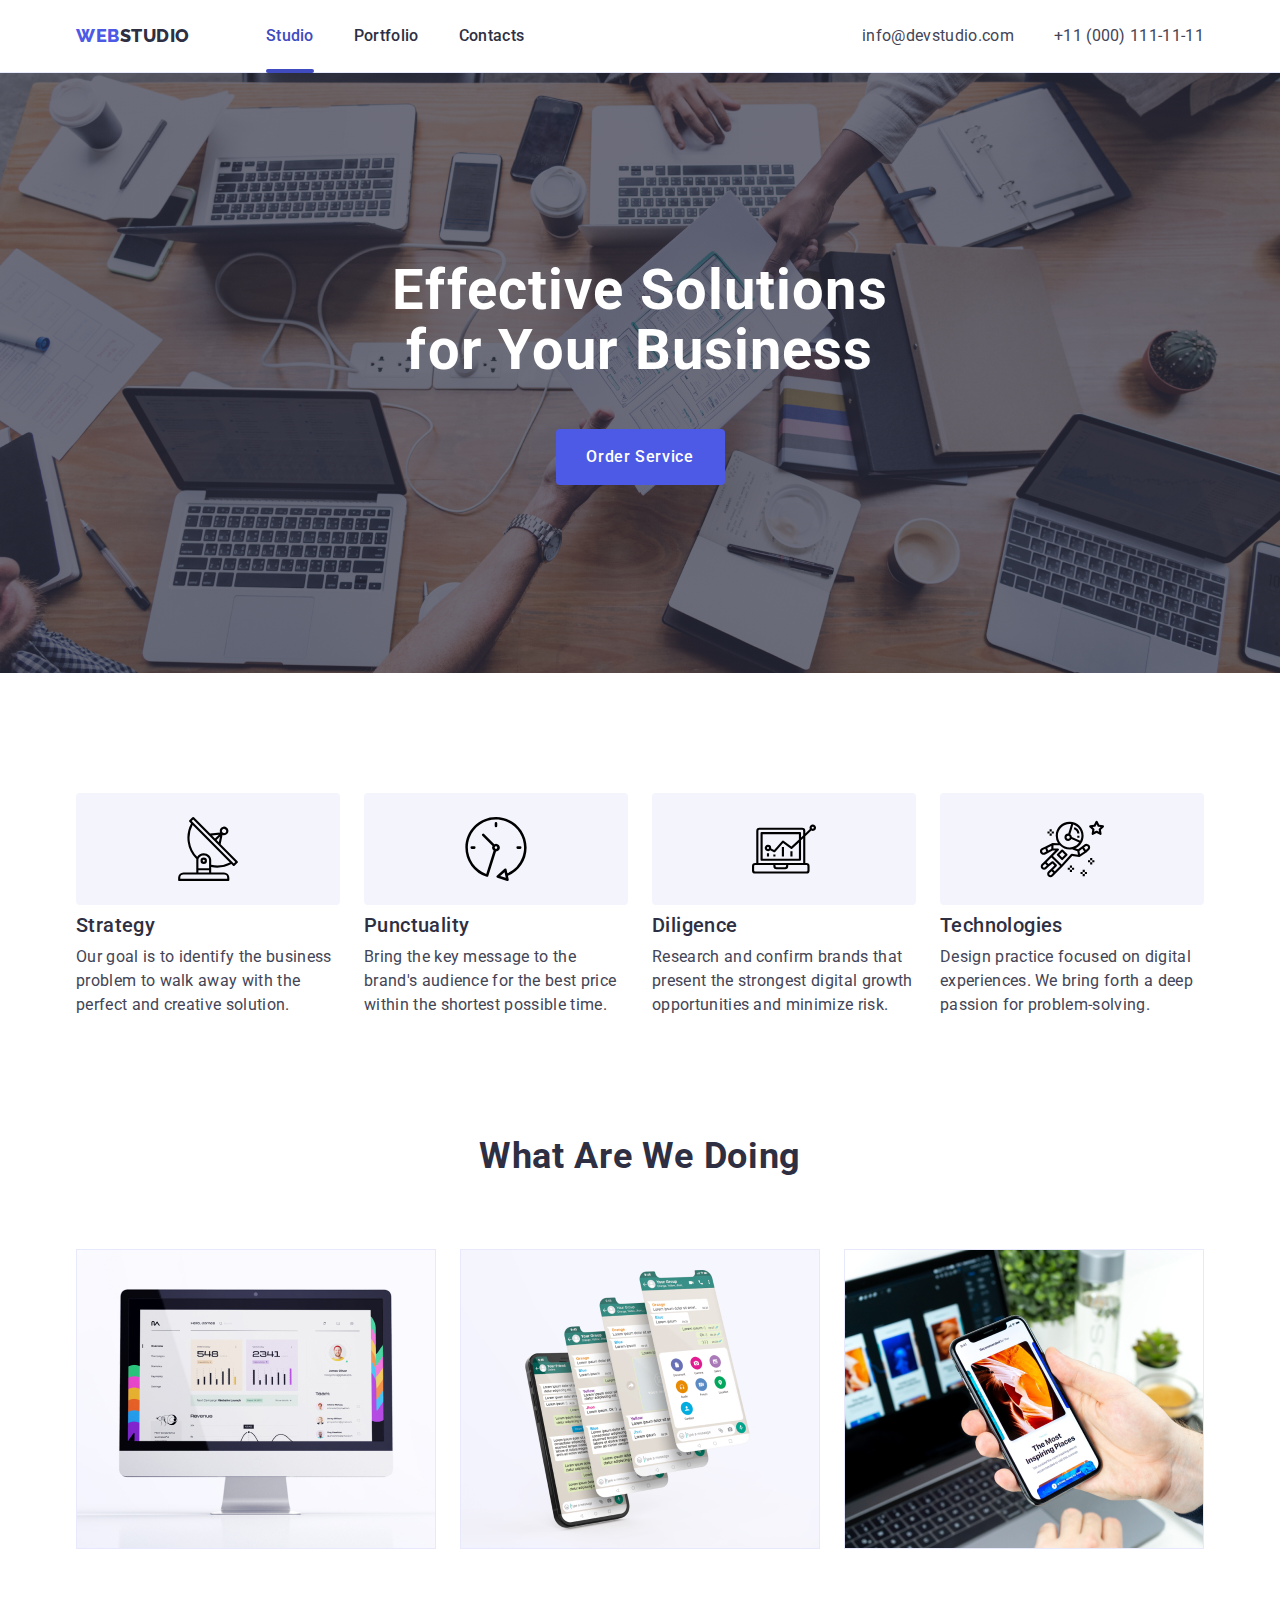
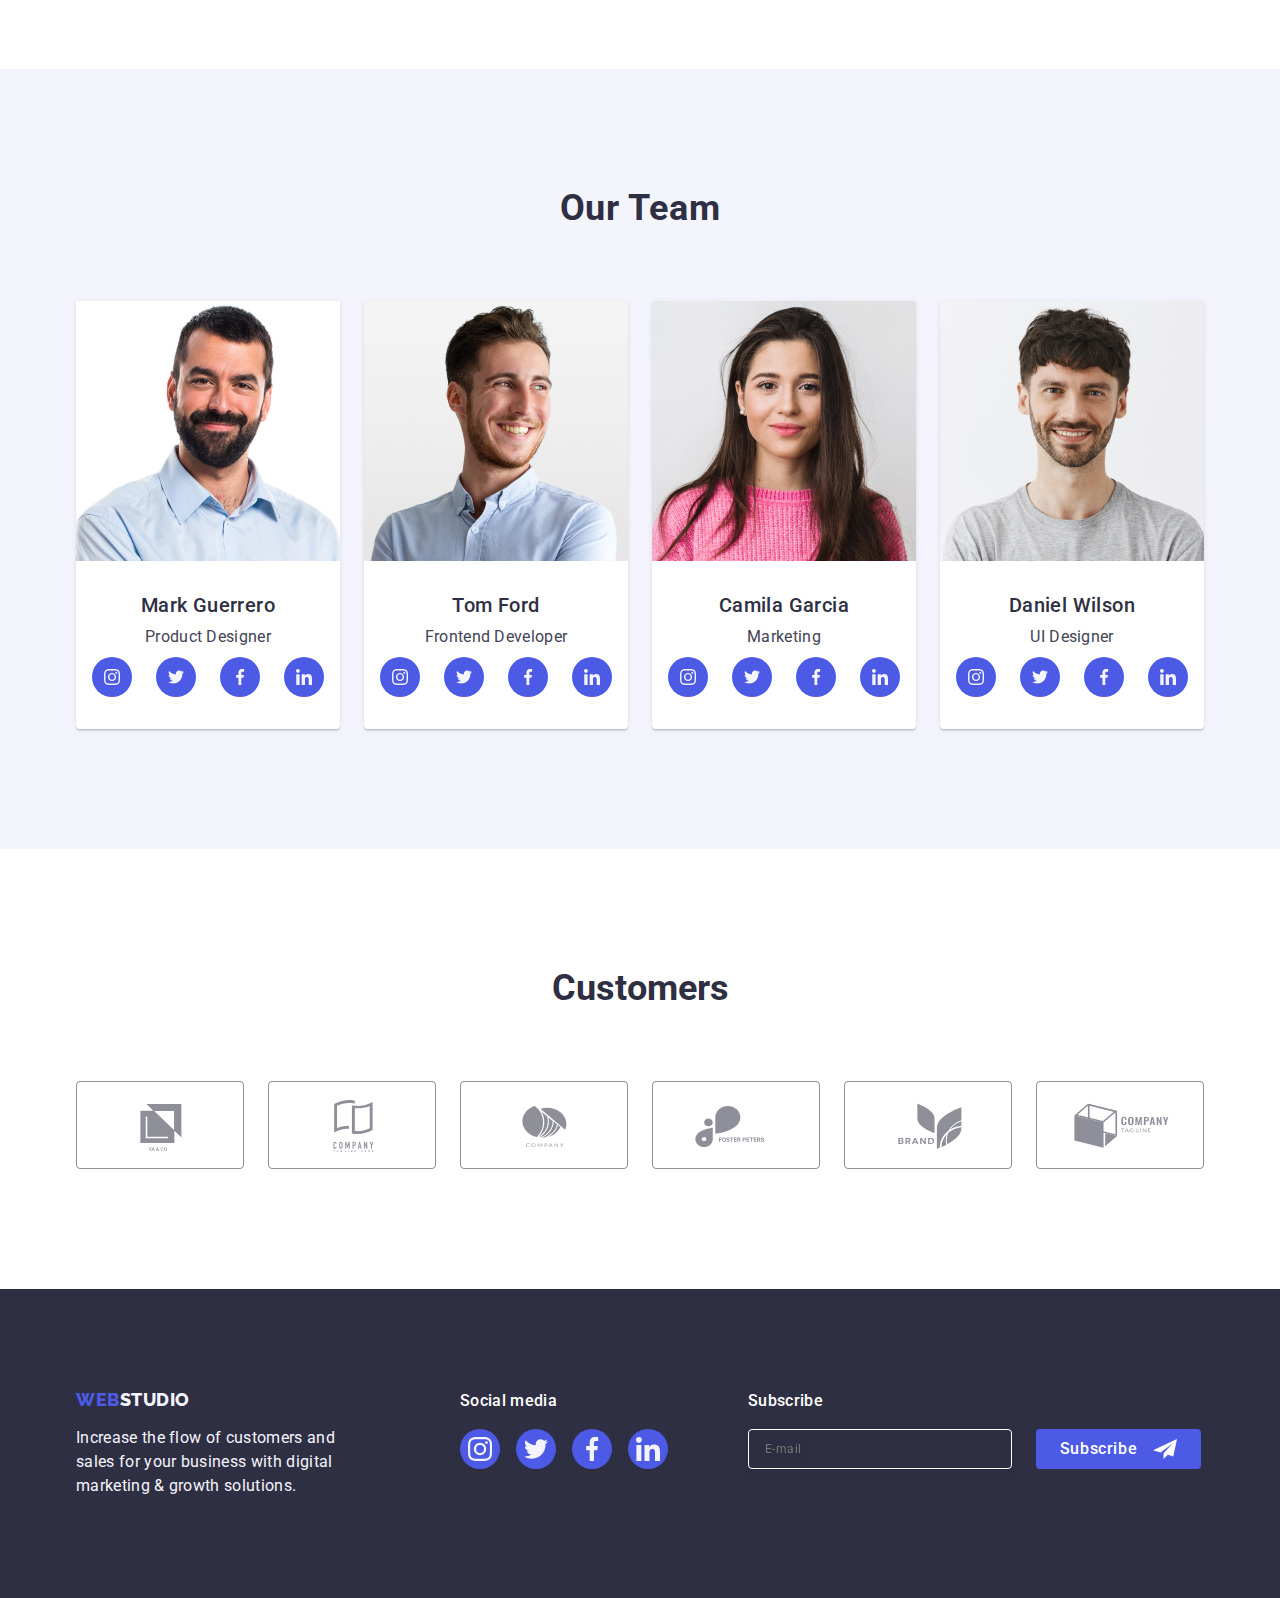
<file: index.html>
<!DOCTYPE html>
<html lang="en">
  <head>
    <meta charset="UTF-8" />
    <meta http-equiv="X-UA-Compatible" content="IE=edge" />
    <meta name="viewport" content="width=device-width, initial-scale=1.0" />
    <title>WebStudio</title>
    <link rel="preconnect" href="https://fonts.googleapis.com" />
    <link rel="preconnect" href="https://fonts.gstatic.com" crossorigin />
    <link
      href="https://fonts.googleapis.com/css2?family=Montserrat:wght@400;500;600;700;800&family=Raleway:wght@800&family=Roboto:wght@400;500;700&display=swap"
      rel="stylesheet"
    />
    <link
      rel="stylesheet"
      href="https://cdnjs.cloudflare.com/ajax/libs/modern-normalize/2.0.0/modern-normalize.min.css"
    />
    <link rel="stylesheet" href="./css/styles.css" />
  </head>
  <body>
    <header class="header">
      <div class="hedcontainer container">
        <nav class="header-nav">
          <a class="main link" href="./index.html"
            >Web<span class="span">Studio</span></a
          >
          <ul class="header-list list">
            <li class="header-item">
              <a class="header-link in-activ link" href="./index.html"
                >Studio</a
              >
            </li>
            <li class="header-item">
              <a class="header-link link" href="./portfolio.html">Portfolio</a>
            </li>
            <li class="header-item">
              <a class="header-link link" href="">Contacts</a>
            </li>
          </ul>
        </nav>
        <address class="header-address">
          <ul class="header-list list">
            <li class="header-item-contact">
              <a class="link-address link" href="mailto:info@devstudio.com"
                >info@devstudio.com</a
              >
            </li>
            <li class="header-item-contact">
              <a class="link-address link" href="tel:+110001111111"
                >+11 (000) 111-11-11</a
              >
            </li>
          </ul>
        </address>
      </div>
    </header>
    <main>
      <!--Hero section -->
      <section class="hero section">
        <div class="herocontainer container">
          <h1 class="hero-title">Effective Solutions for Your Business</h1>
          <button data-modal-open class="hero-btn" type="button">
            Order Service
          </button>
        </div>
      </section>
      <!--About section -->
      <section class="about section">
        <div class="aboutcontainer container">
          <h2 class="visually-hidden">Content</h2>
          <ul class="about-list list">
            <li class="about-item">
              <div class="feature-icons">
                <svg class="featuresvg" width="64" height="64">
                  <use href="./images/icons.svg#icon-antenna-1"></use>
                </svg>
              </div>
              <h3 class="about-title">Strategy</h3>
              <p class="about-p">
                Our goal is to identify the business problem to walk away with
                the perfect and creative solution.
              </p>
            </li>
            <li class="about-item">
              <div class="feature-icons">
                <svg class="featuresvg" width="64" height="64">
                  <use href="./images/icons.svg#icon-clock-1"></use>
                </svg>
              </div>

              <h3 class="about-title">Punctuality</h3>
              <p class="about-p">
                Bring the key message to the brand's audience for the best price
                within the shortest possible time.
              </p>
            </li>
            <li class="about-item">
              <div class="feature-icons">
                <svg class="featuresvg" width="64" height="64">
                  <use href="./images/icons.svg#icon-diagram-1"></use>
                </svg>
              </div>
              <h3 class="about-title">Diligence</h3>
              <p class="about-p">
                Research and confirm brands that present the strongest digital
                growth opportunities and minimize risk.
              </p>
            </li>
            <li class="about-item">
              <div class="feature-icons">
                <svg class="featuresvg" width="64" height="64">
                  <use href="./images/icons.svg#icon-astronaut-1"></use>
                </svg>
              </div>
              <h3 class="about-title">Technologies</h3>
              <p class="about-p">
                Design practice focused on digital experiences. We bring forth a
                deep passion for problem-solving.
              </p>
            </li>
          </ul>
        </div>
      </section>
      <!--What we do section -->
      <section class="wedo section">
        <div class="wedocontainer container">
          <h2 class="subtitle">What are we doing</h2>
          <ul class="wedo-list list">
            <li class="wedo-item">
              <img src="./images/Whatwedo/img1.jpg" alt="no page" width="360" />
            </li>
            <li class="wedo-item">
              <img
                src="./images//Whatwedo/img2.jpg"
                alt="no page"
                width="360"
              />
            </li>
            <li class="wedo-item">
              <img
                src="./images//Whatwedo/img3.jpg"
                alt="no page"
                width="360"
              />
            </li>
          </ul>
        </div>
      </section>
      <!--Team section -->
      <section class="team section">
        <div class="teamcont container">
          <h2 class="subtitle">Our Team</h2>
          <ul class="team-list list">
            <li class="team-item">
              <img
                class="team-img"
                src="./images/Team/img.jpg"
                width="264"
                alt="no photo"
              />
              <div class="worker">
                <h3 class="name">Mark Guerrero</h3>
                <p class="position">Product Designer</p>
                <ul class="social-list">
                  <li class="social-item">
                    <a class="social-link" href="">
                      <svg class="socialsvg" width="16" height="16">
                        <use href="./images/icons.svg#icon-instagram-2"></use>
                      </svg>
                    </a>
                  </li>
                  <li class="social-item">
                    <a class="social-link" href="">
                      <svg class="socialsvg" width="16" height="16">
                        <use href="./images/icons.svg#icon-twitter-1"></use>
                      </svg>
                    </a>
                  </li>
                  <li class="social-item">
                    <a class="social-link" href="">
                      <svg class="socialsvg" width="16" height="16">
                        <use href="./images/icons.svg#icon-facebook-1"></use>
                      </svg>
                    </a>
                  </li>
                  <li class="social-item">
                    <a class="social-link" href="">
                      <svg class="socialsvg" width="16" height="16">
                        <use href="./images/icons.svg#icon-linkedin-1"></use>
                      </svg>
                    </a>
                  </li>
                </ul>
              </div>
            </li>
            <li class="team-item">
              <img
                class="team-img"
                src="./images/Team/img(1).jpg"
                width="264"
                alt="no photo"
              />
              <div class="worker">
                <h3 class="name">Tom Ford</h3>
                <p class="position">Frontend Developer</p>
                <ul class="social-list">
                  <li class="social-item">
                    <a class="social-link" href="">
                      <svg class="socialsvg" width="16" height="16">
                        <use href="./images/icons.svg#icon-instagram-2"></use>
                      </svg>
                    </a>
                  </li>
                  <li class="social-item">
                    <a class="social-link" href="">
                      <svg class="socialsvg" width="16" height="16">
                        <use href="./images/icons.svg#icon-twitter-1"></use>
                      </svg>
                    </a>
                  </li>
                  <li class="social-item">
                    <a class="social-link" href="">
                      <svg class="socialsvg" width="16" height="16">
                        <use href="./images/icons.svg#icon-facebook-1"></use>
                      </svg>
                    </a>
                  </li>
                  <li class="social-item">
                    <a class="social-link" href="">
                      <svg class="socialsvg" width="16" height="16">
                        <use href="./images/icons.svg#icon-linkedin-1"></use>
                      </svg>
                    </a>
                  </li>
                </ul>
              </div>
            </li>
            <li class="team-item">
              <img
                class="team-img"
                src="./images/Team/img(2).jpg"
                width="264"
                alt="no photo"
              />
              <div class="worker">
                <h3 class="name">Camila Garcia</h3>
                <p class="position">Marketing</p>
                <ul class="social-list">
                  <li class="social-item">
                    <a class="social-link" href="">
                      <svg class="socialsvg" width="16" height="16">
                        <use href="./images/icons.svg#icon-instagram-2"></use>
                      </svg>
                    </a>
                  </li>
                  <li class="social-item">
                    <a class="social-link" href="">
                      <svg class="socialsvg" width="16" height="16">
                        <use href="./images/icons.svg#icon-twitter-1"></use>
                      </svg>
                    </a>
                  </li>
                  <li class="social-item">
                    <a class="social-link" href="">
                      <svg class="socialsvg" width="16" height="16">
                        <use href="./images/icons.svg#icon-facebook-1"></use>
                      </svg>
                    </a>
                  </li>
                  <li class="social-item">
                    <a class="social-link" href="">
                      <svg class="socialsvg" width="16" height="16">
                        <use href="./images/icons.svg#icon-linkedin-1"></use>
                      </svg>
                    </a>
                  </li>
                </ul>
              </div>
            </li>
            <li class="team-item">
              <img
                class="team-img"
                src="./images/Team/img(3).jpg"
                width="264"
                alt="no photo"
              />
              <div class="worker">
                <h3 class="name">Daniel Wilson</h3>
                <p class="position">UI Designer</p>
                <ul class="social-list">
                  <li class="social-item">
                    <a class="social-link" href="">
                      <svg class="socialsvg" width="16" height="16">
                        <use href="./images/icons.svg#icon-instagram-2"></use>
                      </svg>
                    </a>
                  </li>
                  <li class="social-item">
                    <a class="social-link" href="">
                      <svg class="socialsvg" width="16" height="16">
                        <use href="./images/icons.svg#icon-twitter-1"></use>
                      </svg>
                    </a>
                  </li>
                  <li class="social-item">
                    <a class="social-link" href="">
                      <svg class="socialsvg" width="16" height="16">
                        <use href="./images/icons.svg#icon-facebook-1"></use>
                      </svg>
                    </a>
                  </li>
                  <li class="social-item">
                    <a class="social-link" href="">
                      <svg class="socialsvg" width="16" height="16">
                        <use href="./images/icons.svg#icon-linkedin-1"></use>
                      </svg>
                    </a>
                  </li>
                </ul>
              </div>
            </li>
          </ul>
        </div>
      </section>
      <!-- Customers -->
      <section class="customers section">
        <div class="customers-cont container">
          <h2 class="cust-title">Customers</h2>
          <ul class="cust-list">
            <li class="cust-item">
              <a class="cust-link" href="">
                <svg width="104" height="56" class="custom-svg">
                  <use href="./images/icons.svg#icon-Logo"></use>
                </svg>
              </a>
            </li>
            <li class="cust-item">
              <a class="cust-link" href="">
                <svg width="104" height="56" class="custom-svg">
                  <use href="./images/icons.svg#icon-Logo-1"></use>
                </svg>
              </a>
            </li>
            <li class="cust-item">
              <a class="cust-link" href="">
                <svg width="104" height="56" class="custom-svg">
                  <use href="./images/icons.svg#icon-Logo-2"></use>
                </svg>
              </a>
            </li>
            <li class="cust-item">
              <a class="cust-link" href="">
                <svg width="104" height="56" class="custom-svg">
                  <use href="./images/icons.svg#icon-Logo-3"></use>
                </svg>
              </a>
            </li>
            <li class="cust-item">
              <a class="cust-link" href="">
                <svg width="104" height="56" class="custom-svg">
                  <use href="./images/icons.svg#icon-Logo-4"></use>
                </svg>
              </a>
            </li>
            <li class="cust-item">
              <a class="cust-link" href="">
                <svg width="104" height="56" class="custom-svg">
                  <use href="./images/icons.svg#icon-Logo-5"></use>
                </svg>
              </a>
            </li>
          </ul>
        </div>
      </section>
    </main>
    <footer class="footer">
      <div class="footercont container">
        <div class="footerlogo">
          <a class="main-footer link" href="./index.html"
            >Web<span class="footer-span">Studio</span></a
          >
          <p class="footer-p">
            Increase the flow of customers and sales for your business with
            digital marketing & growth solutions.
          </p>
        </div>
        <div>
          <p class="footer-pp">Social media</p>
          <ul class="footer-list">
            <li class="footer-social">
              <a class="footer-item" href="">
                <svg class="footer-svg" width="24" height="24">
                  <use href="./images/icons.svg#icon-instagram-2"></use>
                </svg>
              </a>
            </li>
            <li class="footer-social">
              <a class="footer-item" href="">
                <svg class="footer-svg" width="24" height="24">
                  <use href="./images/icons.svg#icon-twitter-1"></use>
                </svg>
              </a>
            </li>
            <li class="footer-social">
              <a class="footer-item" href="">
                <svg class="footer-svg" width="24" height="24">
                  <use href="./images/icons.svg#icon-facebook-1"></use>
                </svg>
              </a>
            </li>
            <li class="footer-social">
              <a class="footer-item" href="">
                <svg class="footer-svg" width="24" height="24">
                  <use href="./images/icons.svg#icon-linkedin-1"></use>
                </svg>
              </a>
            </li>
          </ul>
        </div>
        <div class="footer-form">
          <p class="p-form">Subscribe</p>
          <form class="form">
            <label class="label-form">
              <input
                class="input-form"
                name="mail"
                type="email"
                placeholder="E-mail"
              />
            </label>
            <button class="btn-form" type="submit">
              Subscribe
              <svg class="svg-form" width="24" height="24">
                <use href="./images/icons.svg#icon-Frame-3"></use>
              </svg>
            </button>
          </form>
        </div>
      </div>
    </footer>
    <div data-modal="" class="backdrop is-hidden">
      <div class="modal">
        <button class="modal-btn" data-modal-close type="button">
          <svg class="modal-svg" width="8" height="8">
            <use href="./images/icons.svg#icon-close-black-18dp-2-1"></use>
          </svg>
        </button>
        <p class="p-modal">Leave your contacts and we will call you back</p>
        <form>
          <div class="form-class">
            <label class="modal-label" for="user-name">Name</label>
            <div class="modal-input">
              <input
                class="input-name"
                id="user-name"
                name="user-name"
                type="text"
              />
              <svg class="input-svg" width="18" height="24">
                <use href="./images/icons.svg#icon-person-black-18dp-1"></use>
              </svg>
            </div>
          </div>
          <div class="form-class">
            <label class="modal-label">Phone</label>
            <div class="modal-input">
              <input
                class="input-name"
                id="phone-name"
                name="user-name"
                type="text"
              />
              <svg class="input-svg" width="18" height="24">
                <use href="./images/icons.svg#icon-phone-black-18dp-1"></use>
              </svg>
            </div>
          </div>
          <div class="form-class">
            <label class="modal-label">Email</label>
            <div class="modal-input">
              <input
                class="input-name"
                id="mail-name"
                name="user-name"
                type="text"
              />
              <svg class="input-svg" width="18" height="24">
                <use href="./images/icons.svg#icon-email-black-18dp-1"></use>
              </svg>
            </div>
          </div>
          <div class="form-class-tw">
            <label class="modal-label" for="user-comment">Comment</label>
            <textarea
              class="form-textarea"
              placeholder="Text input"
              id="user-comment"
              name="user-comment"
            ></textarea>
          </div>
          <div class="checkbox">
            <input
              class="input-checkbox visually-hidden"
              id="user-privacy"
              type="checkbox"
              value="true"
              name="user-privacy"
            />
            <label class="check-label" for="user-privacy">
              <span class="span-label">
                <svg width="10" height="8">
                  <use href="./images/icons.svg#icon-Vector"></use>
                </svg>
              </span>
              I accept the terms and conditions of the
              <a class="link-chek" href="">Privacy Policy</a>
            </label>
          </div>
          <button class="btn-label">Send</button>
        </form>
      </div>
    </div>
    <script src="./js/modal.js"></script>
  </body>
</html>
</file>
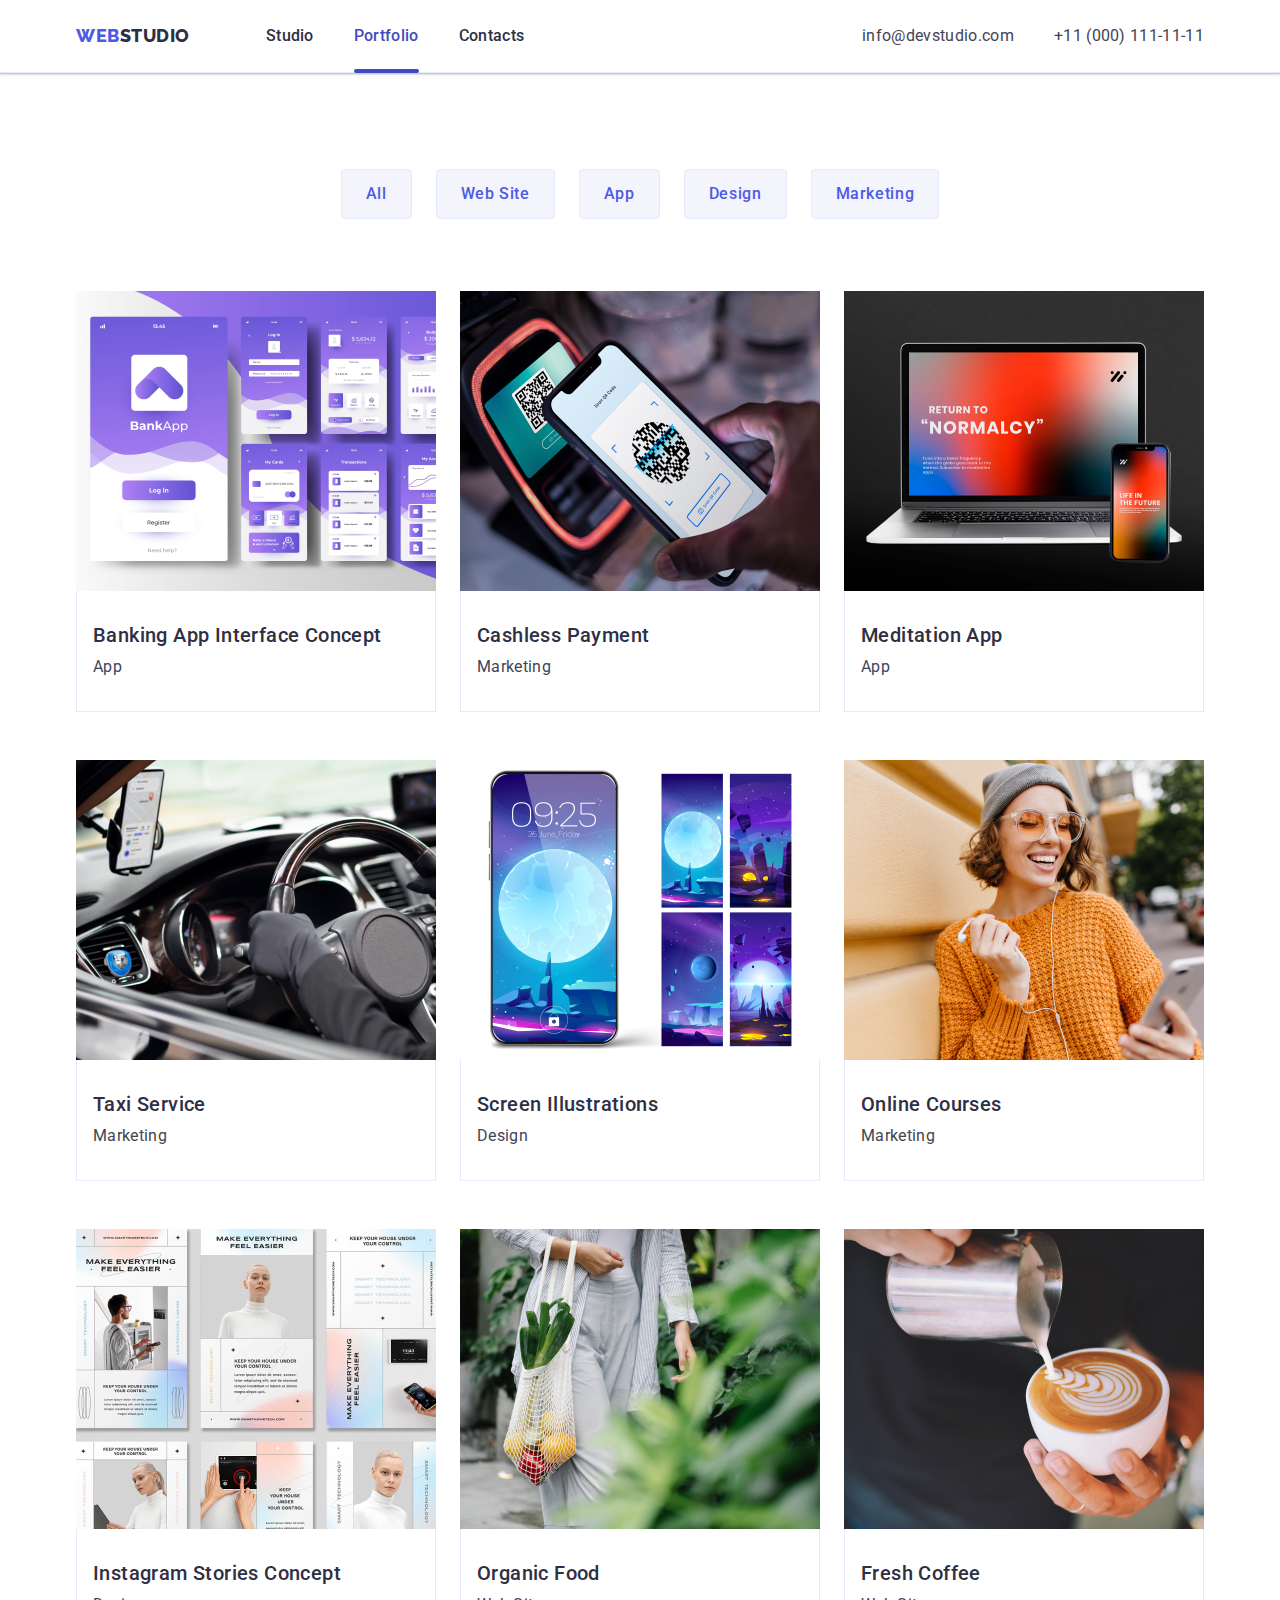
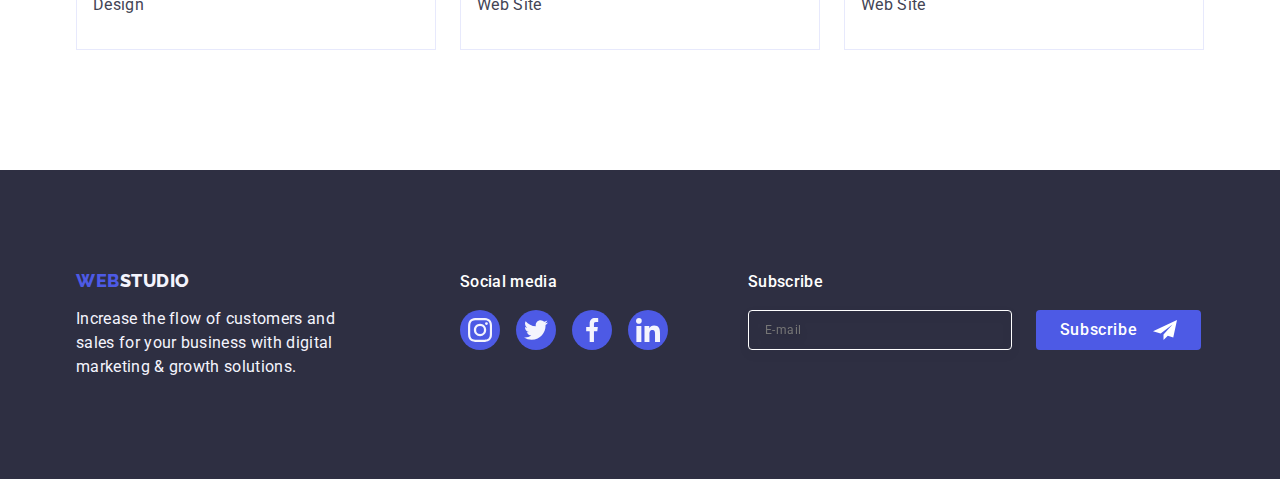
<file: portfolio.html>
<!DOCTYPE html>
<html lang="en">
  <head>
    <meta charset="UTF-8" />
    <meta http-equiv="X-UA-Compatible" content="IE=edge" />
    <meta name="viewport" content="width=device-width, initial-scale=1.0" />
    <title>Document</title>
    <link rel="preconnect" href="https://fonts.googleapis.com" />
    <link rel="preconnect" href="https://fonts.gstatic.com" crossorigin />
    <link
      href="https://fonts.googleapis.com/css2?family=Montserrat:wght@400;500;600;700;800&family=Raleway:wght@800&family=Roboto:wght@400;500;700&display=swap"
      rel="stylesheet"
    />
    <link
      rel="stylesheet"
      href="https://cdnjs.cloudflare.com/ajax/libs/modern-normalize/2.0.0/modern-normalize.min.css"
    />
    <link rel="stylesheet" href="./css/styles.css" />
  </head>
  <body>
    <header class="header">
      <div class="hedcontainer container">
        <nav class="header-nav">
          <a class="main link" href="./index.html"
            >Web<span class="span">Studio</span></a
          >
          <ul class="header-list list">
            <li class="header-item">
              <a class="header-link link" href="./index.html">Studio</a>
            </li>
            <li class="header-item">
              <a class="header-link in-activ link" href="./portfolio.html"
                >Portfolio</a
              >
            </li>
            <li class="header-item">
              <a class="header-link link" href="">Contacts</a>
            </li>
          </ul>
        </nav>
        <address class="header-address">
          <ul class="header-list list">
            <li class="header-item-contact">
              <a class="link-address link" href="mailto:info@devstudio.com"
                >info@devstudio.com</a
              >
            </li>
            <li class="header-item-contact">
              <a class="link-address link" href="tel:+110001111111"
                >+11 (000) 111-11-11</a
              >
            </li>
          </ul>
        </address>
      </div>
    </header>
    <main>
      <section class="mainsection list">
        <div class="container">
          <h1 class="visually-hidden">Text</h1>
          <!-- Filters -->

          <ul class="portfoliobtn list">
            <li><button class="main-btn" type="button">All</button></li>
            <li><button class="main-btn" type="button">Web Site</button></li>
            <li><button class="main-btn" type="button">App</button></li>
            <li><button class="main-btn" type="button">Design</button></li>
            <li><button class="main-btn" type="button">Marketing</button></li>
          </ul>
          <ul class="portfolio list">
            <li class="portfoli">
              <a class="portlink link" href="">
                <div class="portfolio-img-thumb">
                  <img
                    src="./images/Portfolio/img1.jpg"
                    alt="no image"
                    width="360"
                  />
                  <p class="active-text">
                    14 Stylish and User-Friendly App Design Concepts · Task
                    Manager App · Calorie Tracker App · Exotic Fruit Ecommerce
                    App · Cloud Storage App
                  </p>
                </div>

                <div class="project">
                  <h2 class="miniheader">Banking App Interface Concept</h2>
                  <p class="position-portfolio">App</p>
                </div>
              </a>
            </li>
            <li class="portfoli">
              <a class="portlink link" href="">
                <div class="portfolio-img-thumb">
                  <img
                    src="./images/Portfolio/img2.jpg"
                    alt="no image"
                    width="360"
                  />
                  <p class="active-text">
                    14 Stylish and User-Friendly App Design Concepts · Task
                    Manager App · Calorie Tracker App · Exotic Fruit Ecommerce
                    App · Cloud Storage App
                  </p>
                </div>

                <div class="project">
                  <h2 class="miniheader">Cashless Payment</h2>
                  <p class="position-portfolio">Marketing</p>
                </div>
              </a>
            </li>
            <li class="portfoli">
              <a class="portlink link" href="">
                <div class="portfolio-img-thumb">
                  <img
                    src="./images/Portfolio/img3.jpg"
                    alt="no image"
                    width="360"
                  />
                  <p class="active-text">
                    14 Stylish and User-Friendly App Design Concepts · Task
                    Manager App · Calorie Tracker App · Exotic Fruit Ecommerce
                    App · Cloud Storage App
                  </p>
                </div>

                <div class="project">
                  <h2 class="miniheader">Meditation App</h2>
                  <p class="position-portfolio">App</p>
                </div>
              </a>
            </li>
            <li class="portfoli">
              <a class="portlink link" href="">
                <div class="portfolio-img-thumb">
                  <img
                    src="./images/Portfolio/img4.jpg"
                    alt="no image"
                    width="360"
                  />
                  <p class="active-text">
                    14 Stylish and User-Friendly App Design Concepts · Task
                    Manager App · Calorie Tracker App · Exotic Fruit Ecommerce
                    App · Cloud Storage App
                  </p>
                </div>

                <div class="project">
                  <h2 class="miniheader">Taxi Service</h2>
                  <p class="position-portfolio">Marketing</p>
                </div>
              </a>
            </li>
            <li class="portfoli">
              <a class="portlink link" href="">
                <div class="portfolio-img-thumb">
                  <img
                    src="./images/Portfolio/img5.jpg"
                    alt="no image"
                    width="360"
                  />
                  <p class="active-text">
                    14 Stylish and User-Friendly App Design Concepts · Task
                    Manager App · Calorie Tracker App · Exotic Fruit Ecommerce
                    App · Cloud Storage App
                  </p>
                </div>

                <div class="project">
                  <h2 class="miniheader">Screen Illustrations</h2>
                  <p class="position-portfolio">Design</p>
                </div>
              </a>
            </li>
            <li class="portfoli">
              <a class="portlink link" href="">
                <div class="portfolio-img-thumb">
                  <img
                    src="./images/Portfolio/img6.jpg"
                    alt="no image"
                    width="360"
                  />
                  <p class="active-text">
                    14 Stylish and User-Friendly App Design Concepts · Task
                    Manager App · Calorie Tracker App · Exotic Fruit Ecommerce
                    App · Cloud Storage App
                  </p>
                </div>

                <div class="project">
                  <h2 class="miniheader">Online Courses</h2>
                  <p class="position-portfolio">Marketing</p>
                </div>
              </a>
            </li>
            <li class="portfoli">
              <a class="portlink link" href="">
                <div class="portfolio-img-thumb">
                  <img
                    src="./images/Portfolio/img7.jpg"
                    alt="no image"
                    width="360"
                  />
                  <p class="active-text">
                    14 Stylish and User-Friendly App Design Concepts · Task
                    Manager App · Calorie Tracker App · Exotic Fruit Ecommerce
                    App · Cloud Storage App
                  </p>
                </div>

                <div class="project">
                  <h2 class="miniheader">Instagram Stories Concept</h2>
                  <p class="position-portfolio">Design</p>
                </div>
              </a>
            </li>
            <li class="portfoli">
              <a class="portlink link" href="">
                <div class="portfolio-img-thumb">
                  <img
                    src="./images/Portfolio/img8.jpg"
                    alt="no image"
                    width="360"
                  />
                  <p class="active-text">
                    14 Stylish and User-Friendly App Design Concepts · Task
                    Manager App · Calorie Tracker App · Exotic Fruit Ecommerce
                    App · Cloud Storage App
                  </p>
                </div>

                <div class="project">
                  <h2 class="miniheader">Organic Food</h2>
                  <p class="position-portfolio">Web Site</p>
                </div>
              </a>
            </li>
            <li class="portfoli">
              <a class="portlink link" href="">
                <div class="portfolio-img-thumb">
                  <img
                    src="./images/Portfolio/img9.jpg"
                    alt="no image"
                    width="360"
                  />
                  <p class="active-text">
                    14 Stylish and User-Friendly App Design Concepts · Task
                    Manager App · Calorie Tracker App · Exotic Fruit Ecommerce
                    App · Cloud Storage App
                  </p>
                </div>

                <div class="project">
                  <h2 class="miniheader">Fresh Coffee</h2>
                  <p class="position-portfolio">Web Site</p>
                </div>
              </a>
            </li>
          </ul>
        </div>
      </section>
    </main>
    <footer class="footer">
      <div class="footercont container">
        <div class="footerlogo">
          <a class="main-footer link" href="./index.html"
            >Web<span class="footer-span">Studio</span></a
          >
          <p class="footer-p">
            Increase the flow of customers and sales for your business with
            digital marketing & growth solutions.
          </p>
        </div>
        <div>
          <p class="footer-pp">Social media</p>
          <ul class="footer-list">
            <li class="footer-social">
              <a class="footer-item" href="">
                <svg class="footer-svg" width="24" height="24">
                  <use href="./images/icons.svg#icon-instagram-2"></use>
                </svg>
              </a>
            </li>
            <li class="footer-social">
              <a class="footer-item" href="">
                <svg class="footer-svg" width="24" height="24">
                  <use href="./images/icons.svg#icon-twitter-1"></use>
                </svg>
              </a>
            </li>
            <li class="footer-social">
              <a class="footer-item" href="">
                <svg class="footer-svg" width="24" height="24">
                  <use href="./images/icons.svg#icon-facebook-1"></use>
                </svg>
              </a>
            </li>
            <li class="footer-social">
              <a class="footer-item" href="">
                <svg class="footer-svg" width="24" height="24">
                  <use href="./images/icons.svg#icon-linkedin-1"></use>
                </svg>
              </a>
            </li>
          </ul>
        </div>
        <div class="footer-form">
          <p class="p-form">Subscribe</p>
          <form class="form">
            <label class="label-form">
              <input
                class="input-form"
                name="mail"
                type="email"
                placeholder="E-mail"
              />
            </label>
            <button class="btn-form" type="submit">
              Subscribe
              <svg class="svg-form" width="24" height="24">
                <use href="./images/icons.svg#icon-Frame-3"></use>
              </svg>
            </button>
          </form>
        </div>
      </div>
    </footer>
  </body>
</html>
</file>
<file: css/styles.css>
:root {
  --primary-text-color: #2e2f42;
  --secondary-text-color: #434455;
  --section-header-color: #2e2f42;
  --accent-color: #404bbf;
  --primary-background-color: #ffffff;
  --secondary-background-color: #e5e5e5;
  --tertiary-background-color: #2e2f42;
  --quaternary-background-color: #f4f4fd;
}
ul {
  list-style: none;
  padding: 0;
  margin: 0;
}

a {
  color: inherit;
  text-decoration: none;
}

h1,
h2,
h3,
h4,
h5,
h6,
p {
  margin: 0;
}

textarea {
  resize: none;
}

img {
  display: block;
  max-width: 100%;
  height: auto;
}

button {
  padding: 0;
  border: none;
  background-color: transparent;
  font: inherit;
  cursor: pointer;
}

body {
  font-family: "Roboto", sans-serif;
  color: #434455;
  background-color: #ffffff;
}

/* Index Styles */

/* Header styles */

.header {
  display: flex;
  border-bottom: 1px solid #e7e9fc;
  box-shadow: 0px 2px 1px rgba(46, 47, 66, 0.08),
    0px 1px 1px rgba(46, 47, 66, 0.16), 0px 1px 6px rgba(46, 47, 66, 0.08);
}
.hedcontainer {
  display: flex;
  align-items: center;
  justify-content: space-between;
}
.container {
  width: 1158px;
  margin: 0 auto;
  padding-left: 15px;
  padding-right: 15px;
}
.header-nav {
  display: flex;
  align-items: center;
}
.main {
  text-transform: uppercase;
  font-family: "Raleway", sans-serif;
  font-style: normal;
  font-weight: 800;
  font-size: 18px;
  line-height: 1.17;
  letter-spacing: 0.03em;
  color: #4d5ae5;
  margin-right: 76px;
}
.link {
  text-decoration: none;
}
.span {
  color: #2e2f42;
}

.header-list {
  display: flex;
  gap: 40px;
  font-style: normal;
}

.header-item {
}

.header-link {
  display: block;
  font-weight: 500;
  font-size: 16px;
  line-height: 1.5;
  letter-spacing: 0.02em;
  color: #2e2f42;
  padding-top: 24px;
  padding-bottom: 24px;
  position: relative;

  transition: color 250ms cubic-bezier(0.4, 0, 0.2, 1);
}
.in-activ {
  color: #404bbf;
}
.in-activ::after {
  content: "";
  color: #404bbf;
  position: absolute;
  left: 0;
  bottom: -1px;
  height: 4px;
  width: 100%;
  background-color: #404bbf;
  border-radius: 2px;
}
.header-link:hover {
  color: #404bbf;
}
.header-link:focus {
  color: #404bbf;
}

.header-item-contact {
}
.link-address {
  font-size: 16px;
  line-height: 1.5;
  letter-spacing: 0.02em;
  color: #434455;
  transition: color 250ms cubic-bezier(0.4, 0, 0.2, 1);
}
.link-address:hover {
  color: #404bbf;
}
.link-address:focus {
  color: #404bbf;
}

/* Main Styles */

.hero {
  background: #2e2f42;
  padding-top: 188px;
  padding-bottom: 188px;
  background-image: linear-gradient(
      rgba(46, 47, 66, 0.7),
      rgba(46, 47, 66, 0.7)
    ),
    url(../images/img-name.jpg);
  max-width: 1440px;
  background-repeat: no-repeat;
  background-position: center;
  background-size: cover;
  margin: 0 auto;
}

.herocontainer {
  display: flexbox;
  margin: auto;
}

.hero-title {
  font-size: 56px;
  line-height: 1.07;

  letter-spacing: 0.02em;
  color: #ffffff;
  max-width: 496px;
  margin: auto;
  margin-bottom: 48px;
  text-align: center;

  height: 120px;
  left: 472px;
}
.hero-btn {
  background-color: #4d5ae5;
  font-family: "Roboto", sans-serif;
  font-style: normal;
  font-weight: 500;
  font-size: 16px;
  line-height: 1.5;
  letter-spacing: 0.04em;
  color: #ffffff;
  cursor: pointer;
  display: block;
  min-width: 169px;
  height: 56px;
  border: none;
  border-radius: 4px;
  margin: auto;
  transition: background-color 250ms cubic-bezier(0.4, 0, 0.2, 1);
}
.hero-btn:hover {
  background-color: #404bbf;
}
.hero-btn:focus {
  background-color: #404bbf;
}
.about {
  padding-top: 120px;
  padding-bottom: 120px;
}
.feature-icons {
  display: flex;
  align-items: center;
  justify-content: center;
  height: 112px;
  background-color: #f4f4fd;
  border-radius: 4px;
  margin-bottom: 8px;
}
.featuresvg {
}
.visually-hidden {
  position: absolute;
  width: 1px;
  height: 1px;
  margin: -1px;
  border: 0;
  padding: 0;
  white-space: nowrap;
  clip-path: inset(100%);
  clip: rect(0 0 0 0);
  overflow: hidden;
}
.about-list {
  display: flex;
  gap: 24px;
}

.about-item {
  width: calc((100% - 72px) / 4);
}
.about-title {
  font-weight: 500;
  font-size: 20px;
  line-height: 1.2;
  letter-spacing: 0.02em;
  color: #2e2f42;
  margin-bottom: 8px;
}
.about-p {
  line-height: 1.5;
  letter-spacing: 0.02em;
}
.wedo {
  background: #ffffff;
  padding-bottom: 120px;
}
.subtitle {
  font-size: 36px;
  line-height: 1.11;
  text-align: center;
  letter-spacing: 0.02em;
  text-transform: capitalize;
  color: #2e2f42;
  margin-bottom: 72px;
}
.wedo-list {
  display: flex;
  gap: 24px;
}
.wedo-item {
  flex-basis: calc((100% - 48px) / 3);
}

.team {
  background: #f4f4fd;
  padding-top: 120px;
  padding-bottom: 120px;
}

.team-list {
  display: flex;
  gap: 24px;
}
.team-item {
  background: #ffffff;
  width: calc((100% - 72px) / 4);
  border-radius: 0px 0px 4px 4px;
  box-shadow: 0px 1px 6px rgba(46, 47, 66, 0.08),
    0px 1px 1px rgba(46, 47, 66, 0.16), 0px 2px 1px rgba(46, 47, 66, 0.08);
}

.worker {
  padding: 32px 16px;
}
.name {
  font-weight: 500;
  font-size: 20px;
  line-height: 24px;
  text-align: center;
  letter-spacing: 0.02em;
  color: #2e2f42;
  text-align: center;
  margin-bottom: 8px;
}
.social-list {
  display: flex;
  justify-content: center;
  gap: 24px;
}
.social-item {
  width: 40px;
  height: 40px;
}
.social-link {
  width: 100%;
  height: 100%;
  background-color: #4d5ae5;
  border-radius: 50%;
  display: flex;
  align-items: center;
  justify-content: center;
  transition: background-color 250ms cubic-bezier(0.4, 0, 0.2, 1);
}
.social-link:hover {
  background-color: #404bbf;
}
.social-link:focus {
  background-color: #404bbf;
}
.socialsvg {
  fill: #f4f4fd;
}

/* Customers */
.customers {
  padding-top: 120px;
  padding-bottom: 120px;
}
.cust-title {
  font-size: 36px;
  line-height: 1.11;
  color: #2e2f42;
  margin-bottom: 72px;
  text-align: center;
}
.cust-list {
  display: flex;
  gap: 24px;
}
.cust-item {
  width: calc((100% - 120px) / 6);
  height: 88px;
}
.cust-link {
  width: 100%;
  height: 100%;
  border: 1px solid #8e8f99;
  border-radius: 4px;
  display: flex;
  align-items: center;
  justify-content: center;
  color: #8e8f99;
  transition: border-color 250ms cubic-bezier(0.4, 0, 0.2, 1),
    color 250ms cubic-bezier(0.4, 0, 0.2, 1);
}
.cust-link:hover {
  color: #404bbf;
  border-color: #404bbf;
}
.cust-link:focus {
  color: #404bbf;
  border-color: #404bbf;
}
.custom-svg {
  fill: currentColor;
}

/* Main-portfolio Styles */

.mainsection {
  padding-top: 96px;
  padding-bottom: 120px;
}
.portfoliobtn {
  display: flex;
  justify-content: center;
  gap: 24px;
  margin-bottom: 72px;
}

.main-btn {
  font-family: "Roboto", sans-serif;
  font-style: normal;
  font-weight: 500;
  font-size: 16px;
  line-height: 1.5;
  letter-spacing: 0.04em;
  color: #4d5ae5;
  background: #f4f4fd;
  cursor: pointer;
  padding: 12px 24px;
  border: 1px solid #e7e9fc;
  border-radius: 4px;
  transition: color 250ms cubic-bezier(0.4, 0, 0.2, 1),
    background-color 250ms cubic-bezier(0.4, 0, 0.2, 1),
    border-color 250ms cubic-bezier(0.4, 0, 0.2, 1),
    box-shadow 250ms cubic-bezier(0.4, 0, 0.2, 1);
}
.main-btn:hover {
  border: 1px solid transparent;
  color: #ffffff;
  background-color: #404bbf;
  box-shadow: 0px 3px 1px rgba(0, 0, 0, 0.1), 0px 2px 1px rgba(0, 0, 0, 0.08),
    0px 2px 2px rgba(0, 0, 0, 0.12);
}
.main-btn:focus {
  border: 1px solid transparent;
  color: #ffffff;
  background-color: #404bbf;
  box-shadow: 0px 3px 1px rgba(0, 0, 0, 0.1), 0px 2px 1px rgba(0, 0, 0, 0.08),
    0px 2px 2px rgba(0, 0, 0, 0.12);
}
.portfolio {
  display: flex;
  flex-wrap: wrap;
  column-gap: 24px;
  row-gap: 48px;
}
.portlink {
  display: block;
  transition: box-shadow 250ms cubic-bezier(0.4, 0, 0.2, 1);
}
.portlink:hover {
  box-shadow: 0px 1px 6px rgba(46, 47, 66, 0.08),
    0px 1px 1px rgba(46, 47, 66, 0.16), 0px 2px 1px rgba(46, 47, 66, 0.08);
  transform: translateY(0%);
}
.portlink:focus {
  box-shadow: 0px 1px 6px rgba(46, 47, 66, 0.08),
    0px 1px 1px rgba(46, 47, 66, 0.16), 0px 2px 1px rgba(46, 47, 66, 0.08);
  transform: translateY(0%);
}
.portlink:hover .active-text {
  transform: translateY(0);
}
.portlink:focus .active-text {
  transform: translateY(0);
}
.portfolio-img-thumb {
  position: relative;
  overflow: hidden;
}
.active-text {
  position: absolute;
  top: 0;
  font-size: 16px;
  line-height: 1.5;
  letter-spacing: 0.02em;
  color: #f4f4fd;
  padding: 40px 32px;
  background-color: #4d5ae5;
  height: 100%;
  transform: translateY(100%);
  transition: transform 250ms cubic-bezier(0.4, 0, 0.2, 1);
}
.portfoli:hover {
}
.portfoli:focus {
}

.list {
  list-style: none;
}
.project {
  padding: 32px 16px;
  border: 1px solid #e7e9fc;
  border-top: none;
}

.miniheader {
  font-family: "Roboto";
  font-style: normal;
  font-weight: 500;
  font-size: 20px;
  line-height: 24px;
  letter-spacing: 0.02em;
  color: #2e2f42;
  margin-bottom: 8px;
}
.position {
  font-family: "Roboto";
  font-style: normal;
  font-weight: 400;
  font-size: 16px;
  line-height: 1.5;
  letter-spacing: 0.02em;
  color: #434455;
  text-align: center;
  margin-bottom: 8px;
}
.position-portfolio {
  font-family: "Roboto";
  font-style: normal;
  font-weight: 400;
  font-size: 16px;
  line-height: 1.5;
  letter-spacing: 0.02em;
  color: #434455;
}
/* Footer styles */

.footer {
  background: #2e2f42;
  padding-top: 100px;
  padding-bottom: 100px;
}
.footercont {
  display: flex;
  align-items: baseline;
}
.footerlogo {
  margin-right: 120px;
}

.footer-span {
  background: #2e2f42;
  color: #f4f4fd;
}
.main-footer {
  text-transform: uppercase;
  font-family: "Raleway", sans-serif;
  font-style: normal;
  font-weight: 800;
  font-size: 18px;
  line-height: 1.17;
  letter-spacing: 0.03em;
  color: #4d5ae5;
  margin-right: 76px;
  margin-bottom: 16px;
  display: inline-block;
}
.footer-p {
  line-height: 1.5;
  letter-spacing: 0.02em;
  color: #f4f4fd;
  max-width: 264px;
}
.footer-pp {
  font-weight: 500;
  font-size: 16px;
  line-height: 1.5;
  letter-spacing: 0.02em;
  color: #ffffff;
  margin-bottom: 16px;
}
.footer-list {
  display: flex;
  gap: 16px;
}
.footer-social {
  width: 40px;
  height: 40px;
}
.footer-item {
  width: 100%;
  height: 100%;
  border-radius: 50%;
  background-color: #4d5ae5;
  display: flex;
  align-items: center;
  justify-content: center;
  transition: background-color 250ms cubic-bezier(0.4, 0, 0.2, 1);
}
.footer-item:hover {
  background-color: #31d0aa;
}
.footer-item:focus {
  background-color: #31d0aa;
}
.footer-svg {
  fill: #f4f4fd;
}
/* Modal */
.backdrop {
  position: fixed;
  top: 0;
  left: 0;
  width: 100%;
  height: 100%;
  background-color: rgba(46, 47, 66, 0.4);
  transition: opacity 250ms cubic-bezier(0.4, 0, 0.2, 1),
    visibility 250ms cubic-bezier(0.4, 0, 0.2, 1);
}
.is-hidden {
  opacity: 0;
  visibility: hidden;
  pointer-events: none;
}
.modal {
  position: absolute;
  top: 50%;
  left: 50%;
  transform: translate(-50%, -50%) scale(1);
  width: 408px;
  min-height: 584px;
  background: #fcfcfc;
  box-shadow: 0px 1px 1px rgba(0, 0, 0, 0.14), 0px 1px 3px rgba(0, 0, 0, 0.12),
    0px 2px 1px rgba(0, 0, 0, 0.2);
  border-radius: 4px;
  transition: transform 250ms cubic-bezier(0.4, 0, 0.2, 1);
  padding-top: 72px;
  padding-right: 24px;
  padding-bottom: 24px;
  padding-left: 24px;
}
.modal-btn {
  position: absolute;
  top: 24px;
  right: 24px;
  width: 24px;
  height: 24px;
  border-radius: 50%;
  display: flex;
  align-items: center;
  justify-content: center;
  background-color: #e7e9fc;
  border: 1px solid rgba(0, 0, 0, 0.1);
  padding: 0;
  cursor: pointer;
  transition: background-color 250ms cubic-bezier(0.4, 0, 0.2, 1),
    border 250ms cubic-bezier(0.4, 0, 0.2, 1);
}
.modal-btn:hover {
  background-color: #404bbf;
  border: none;
  fill: #ffffff;
}
.modal-btn:focus {
  background-color: #404bbf;
  border: none;
  fill: #ffffff;
}
.modal-svg {
  transition: fill 250ms cubic-bezier(0.4, 0, 0.2, 1);
}
.p-modal {
  font-weight: 500;
  font-size: 16px;
  line-height: 1.5;
  text-align: center;
  letter-spacing: 0.02em;
  color: #2e2f42;
  margin-bottom: 16px;
}
.form-class {
  margin-bottom: 8px;
}
.form-class-tw {
  margin-bottom: 16px;
}
.modal-label {
  font-size: 12px;
  line-height: 1.17;
  letter-spacing: 0.04em;
  color: #8e8f99;
  display: block;
  margin-bottom: 4px;
}
.form-textarea {
  width: 100%;
  height: 120px;
  font-size: 12px;
  line-height: 1.17;
  letter-spacing: 0.04em;
  color: rgba(46, 47, 66, 0.4);
  border: 1px solid rgba(46, 47, 66, 0.4);
  border-radius: 4px;
  background-color: transparent;
  padding: 8px 16px;
  outline: transparent;
  resize: none;
  transition: border-color 250ms cubic-bezier(0.4, 0, 0.2, 1);
}
.form-textarea:focus {
  border-color: #4d5ae5;
}
.modal-input {
  position: relative;
}
.input-name {
  width: 100%;
  height: 40px;
  border: 1px solid rgba(46, 47, 66, 0.4);
  border-radius: 4px;
  background-color: transparent;
  padding-left: 38px;
  outline: transparent;
  transition: border-color 250ms cubic-bezier(0.4, 0, 0.2, 1);
}
.input-name:focus {
  border-color: #4d5ae5;
}
.input-name:focus + .input-svg {
  fill: #4d5ae5;
}
.input-svg {
  position: absolute;
  left: 16px;
  top: 50%;
  transform: translateY(-50%);
  transition: fill 250ms cubic-bezier(0.4, 0, 0.2, 1);
}
.checkbox {
  margin-bottom: 24px;
}
.input-checkbox {
}
.input-checkbox:checked + .check-label > .span-label {
  background-color: #404bbf;
  border: none;
  fill: #f4f4fd;
}
.check-label {
  font-size: 12px;
  line-height: 1.17;
  letter-spacing: 0.04em;
  color: #8e8f99;
}
.span-label {
  width: 16px;
  height: 16px;
  border: 1px solid rgba(46, 47, 66, 0.4);
  border-radius: 2px;
  transition: background-color 250ms cubic-bezier(0.4, 0, 0.2, 1),
    border 250ms cubic-bezier(0.4, 0, 0.2, 1),
    fill 250ms cubic-bezier(0.4, 0, 0.2, 1);
  display: inline-flex;
  align-items: center;
  justify-content: center;
  fill: transparent;
  margin-right: 8px;
}
.link-chek {
  color: #4d5ae5;
}
.btn-label {
  display: block;
  min-width: 169px;
  height: 56px;
  font-family: "Roboto", sans-serif;
  font-size: 16px;
  font-weight: 500;
  line-height: 1.5;
  letter-spacing: 0.04em;
  color: #ffffff;
  cursor: pointer;
  background-color: #4d5ae5;
  border: none;
  border-radius: 4px;
  transition: background-color 250ms cubic-bezier(0.4, 0, 0.2, 1);
  margin: auto;
}

/* Footer Form */
.footer-form {
  margin-left: 80px;
}
.p-form {
  margin-bottom: 16px;
  font-weight: 500;
  font-size: 16px;
  line-height: 1.5;
  letter-spacing: 0.02em;
  color: #ffffff;
}
.form {
  display: flex;
  gap: 24px;
}
.input-form {
  width: 264px;
  height: 40px;
  border: 1px solid #ffffff;
  background-color: transparent;
  font-size: 12px;
  line-height: 1.5;
  letter-spacing: 0.04em;
  padding-left: 16px;
  filter: drop-shadow(0px 4px 4px rgba(0, 0, 0, 0.15));
  border-radius: 4px;
  color: #ffffff;
}
.btn-form {
  min-width: 165px;
  height: 40px;
  display: flex;
  justify-content: center;
  align-items: center;
  font-family: "Roboto", sans-serif;
  font-size: 16px;
  font-weight: 500;
  line-height: 1.5;
  letter-spacing: 0.04em;
  color: #ffffff;
  cursor: pointer;
  background-color: #4d5ae5;
  border: none;
  border-radius: 4px;
}
.svg-form {
  margin-left: 16px;
}
</file>
